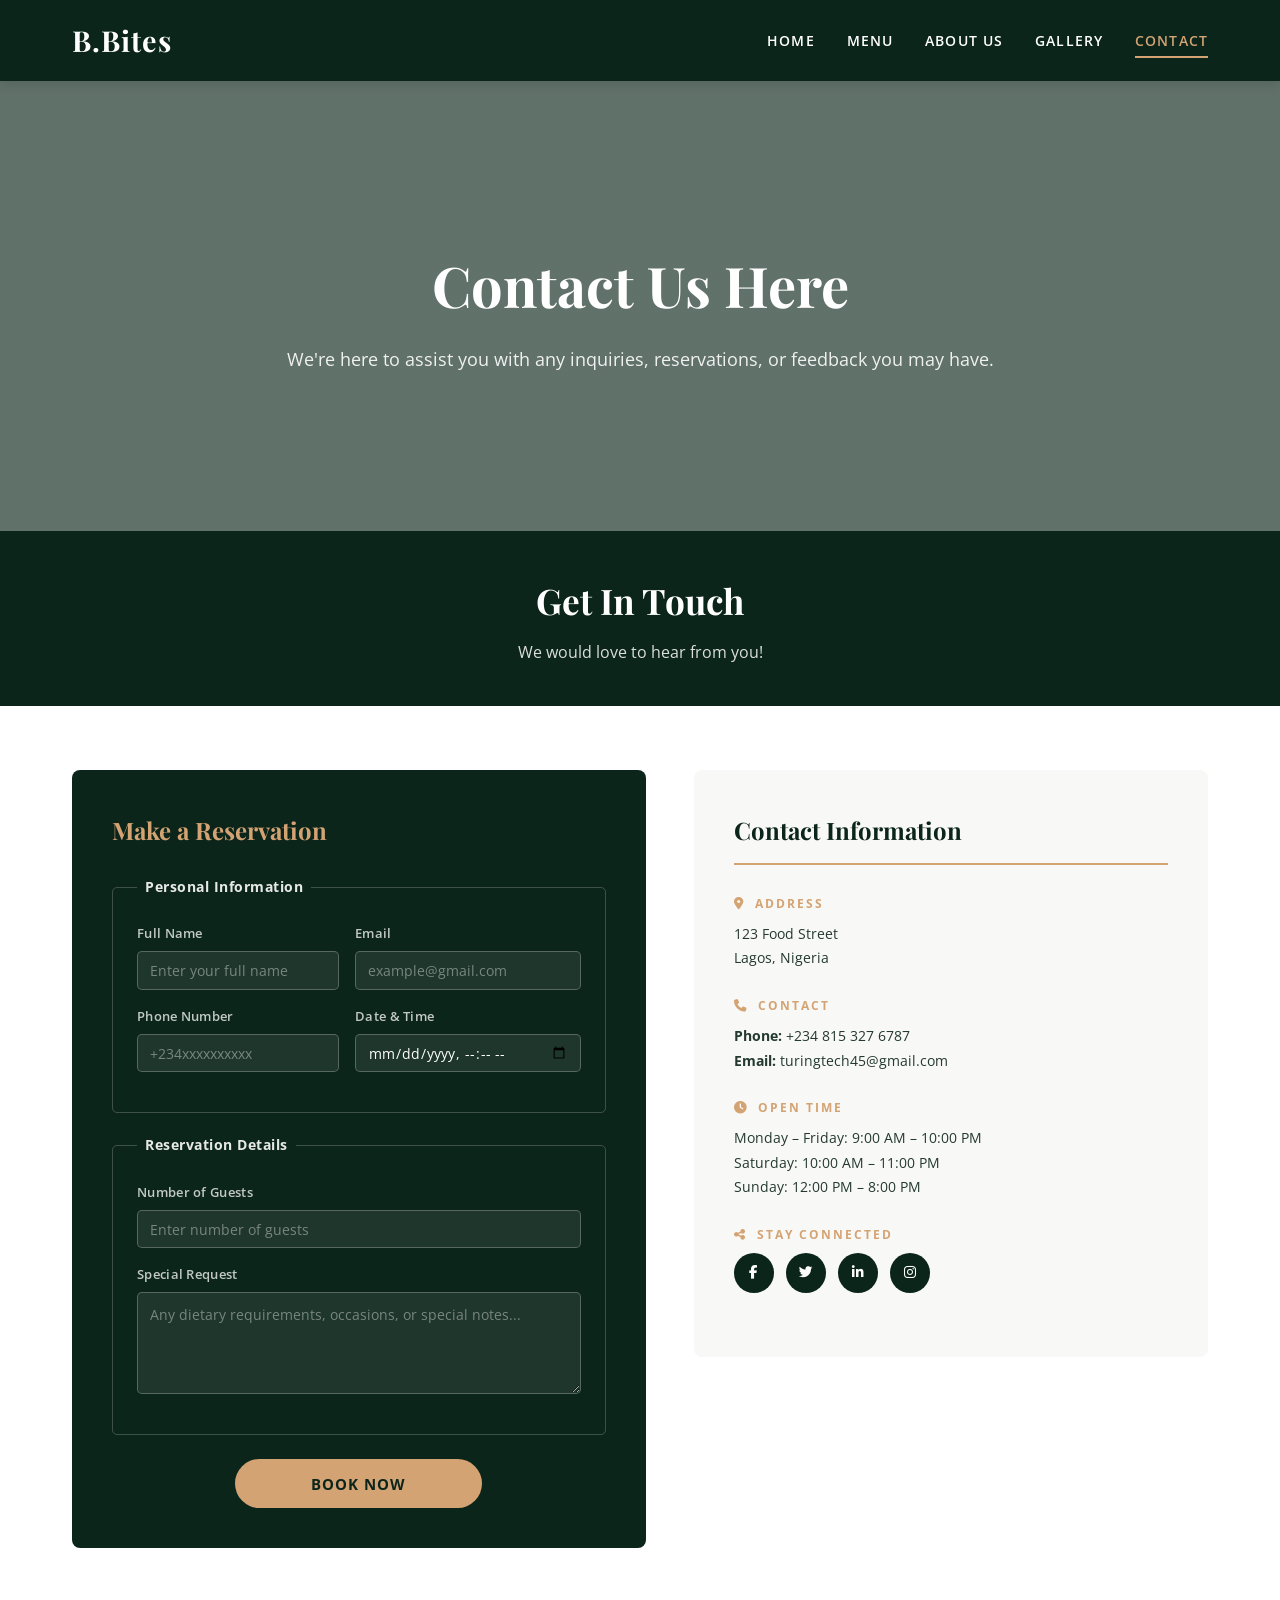
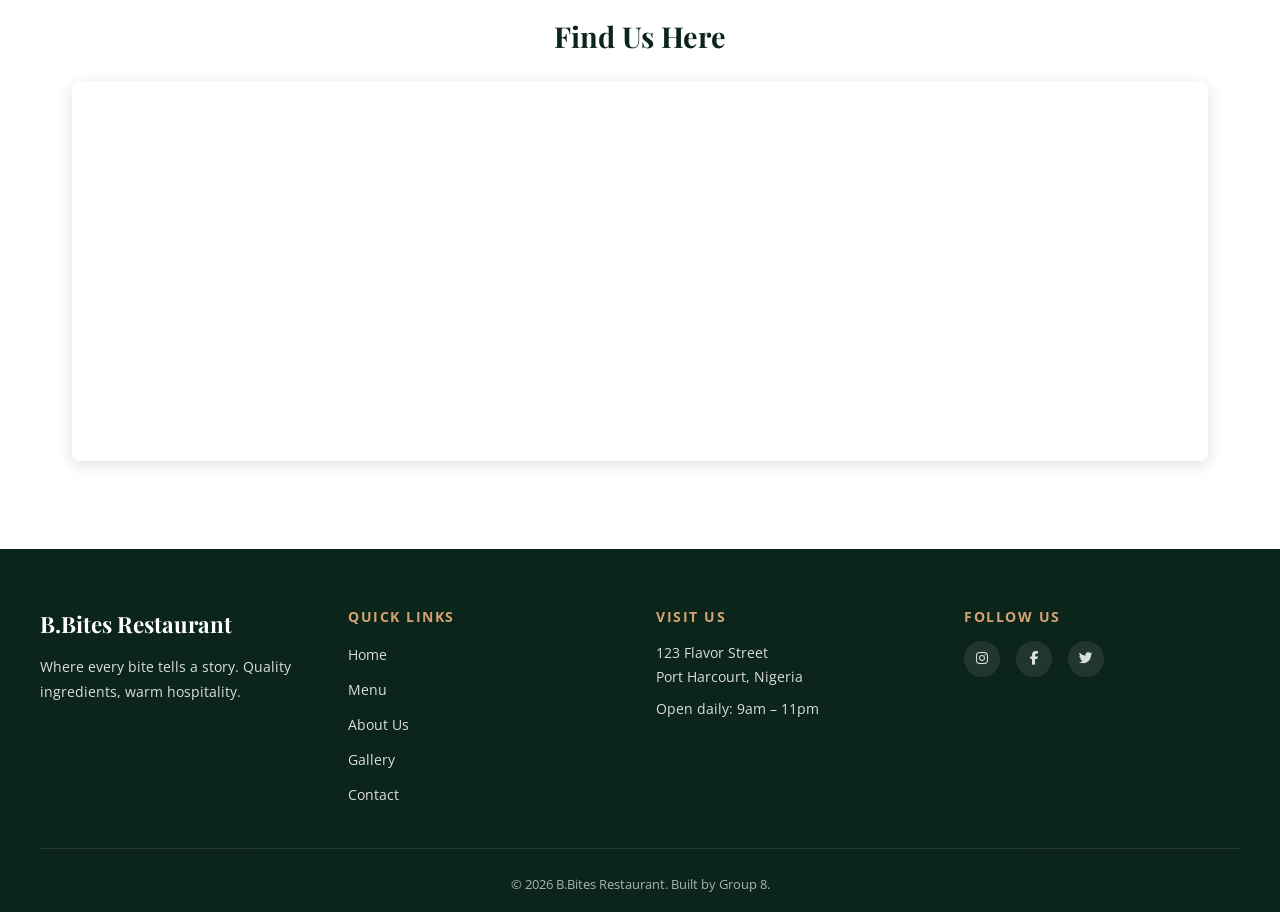
<file: contact.html>
<!DOCTYPE html>
<html lang="en">
<head>
    <meta charset="UTF-8">
    <meta name="viewport" content="width=device-width, initial-scale=1.0">
    <title>Contact | B.Bites Restaurant</title>
    <link rel="preconnect" href="https://fonts.googleapis.com">
    <link rel="preconnect" href="https://fonts.gstatic.com" crossorigin>
    <link href="https://fonts.googleapis.com/css2?family=Playfair+Display:ital,wght@0,500;0,700;1,500&family=Open+Sans:wght@400;600;700&display=swap" rel="stylesheet">
    <link rel="stylesheet" href="https://cdnjs.cloudflare.com/ajax/libs/font-awesome/6.5.0/css/all.min.css">
    <link rel="stylesheet" href="styles.css">
</head>
<body>

    <!-- ============ HEADER ============ -->
    <header class="site-header">
        <div class="nav-container">
            <a href="index.html" class="logo">B.Bites</a>
            <input type="checkbox" id="menu-toggle" class="menu-toggle">
            <label for="menu-toggle" class="hamburger" aria-label="Toggle menu">
                <span></span><span></span><span></span>
            </label>
            <nav>
                <ul class="nav-links">
                    <li><a href="index.html">Home</a></li>
                    <li><a href="menu.html">Menu</a></li>
                    <li><a href="about.html">About Us</a></li>
                    <li><a href="gallery.html">Gallery</a></li>
                    <li><a href="contact.html" class="active">Contact</a></li>
                </ul>
            </nav>
        </div>
    </header>

    <!-- ============ CONTACT HERO ============ -->
    <!-- CONTACT SECTION BY NWAGBARA BLESSING CHIAMAKA -->
    <section class="contact-hero">
        <div>
            <h1>Contact Us Here</h1>
            <p>We're here to assist you with any inquiries, reservations, or feedback you may have.</p>
        </div>
    </section>

    <!-- ============ INTRO BAR ============ -->
    <div class="contact-intro-bar">
        <h2>Get In Touch</h2>
        <p>We would love to hear from you!</p>
    </div>

    <!-- ============ CONTACT BODY ============ -->
    <div class="contact-body">
        <div class="contact-grid">

            <!-- FORM -->
            <div class="contact-form-wrap">
                <h3>Make a Reservation</h3>

                <form>
                    <!-- Personal Information -->
                    <fieldset class="form-fieldset">
                        <legend class="form-legend">Personal Information</legend>
                        <div class="form-row">
                            <div class="form-group">
                                <label for="fullName">Full Name</label>
                                <input type="text" id="fullName" name="name" placeholder="Enter your full name" required>
                            </div>
                            <div class="form-group">
                                <label for="email">Email</label>
                                <input type="email" id="email" name="email" placeholder="example@gmail.com" required>
                            </div>
                            <div class="form-group">
                                <label for="phone">Phone Number</label>
                                <input type="tel" id="phone" name="phone" placeholder="+234xxxxxxxxxx" required>
                            </div>
                            <div class="form-group">
                                <label for="datetime">Date &amp; Time</label>
                                <input type="datetime-local" id="datetime" name="date" required>
                            </div>
                        </div>
                    </fieldset>

                    <!-- Reservation Details -->
                    <fieldset class="form-fieldset">
                        <legend class="form-legend">Reservation Details</legend>
                        <div class="form-row">
                            <div class="form-group form-full">
                                <label for="guests">Number of Guests</label>
                                <input type="number" id="guests" name="guests" placeholder="Enter number of guests" min="1" required>
                            </div>
                            <div class="form-group form-full">
                                <label for="message">Special Request</label>
                                <textarea id="message" name="message" rows="4" placeholder="Any dietary requirements, occasions, or special notes..."></textarea>
                            </div>
                        </div>
                    </fieldset>

                    <button type="submit" class="submit-btn">Book Now</button>
                </form>
            </div>

            <!-- INFO PANEL -->
            <div class="contact-info-panel">
                <h3>Contact Information</h3>

                <div class="info-block">
                    <h4><i class="fas fa-map-marker-alt"></i> &nbsp;Address</h4>
                    <p>123 Food Street<br>Lagos, Nigeria</p>
                </div>

                <div class="info-block">
                    <h4><i class="fas fa-phone"></i> &nbsp;Contact</h4>
                    <p><strong>Phone:</strong> +234 815 327 6787</p>
                    <p><strong>Email:</strong> turingtech45@gmail.com</p>
                </div>

                <div class="info-block">
                    <h4><i class="fas fa-clock"></i> &nbsp;Open Time</h4>
                    <p>Monday &ndash; Friday: 9:00 AM &ndash; 10:00 PM</p>
                    <p>Saturday: 10:00 AM &ndash; 11:00 PM</p>
                    <p>Sunday: 12:00 PM &ndash; 8:00 PM</p>
                </div>

                <div class="info-block">
                    <h4><i class="fas fa-share-alt"></i> &nbsp;Stay Connected</h4>
                    <div class="social-icons">
                        <a href="#" aria-label="Facebook"><i class="fab fa-facebook-f"></i></a>
                        <a href="#" aria-label="Twitter"><i class="fab fa-twitter"></i></a>
                        <a href="#" aria-label="LinkedIn"><i class="fab fa-linkedin-in"></i></a>
                        <a href="#" aria-label="Instagram"><i class="fab fa-instagram"></i></a>
                    </div>
                </div>
            </div>

        </div>
    </div>

    <!-- ============ MAP ============ -->
    <div class="map-section">
        <h2>Find Us Here</h2>
        <iframe
            src="https://www.google.com/maps/embed?pb=!1m18!1m12!1m3!1d3964.6636014614797!2d3.3781729748884753!3d6.453055123946977!2m3!1f0!2f0!3f0!3m2!1i1024!2i768!4f13.1!3m3!1m2!1s0x103b8b2ae68280c1%3A0xdc9e87a367c3d9cb!2sLagos%2C%20Nigeria!5e0!3m2!1sen!2sng!4v1714000000000!5m2!1sen!2sng"
            allowfullscreen=""
            loading="lazy"
            referrerpolicy="no-referrer-when-downgrade"
            title="B.Bites Restaurant Location on Google Maps">
        </iframe>
    </div>

    <!-- ============ FOOTER ============ -->
    <footer class="site-footer">
        <div class="footer-container">
            <div class="footer-col">
                <h3>B.Bites Restaurant</h3>
                <p>Where every bite tells a story. Quality ingredients, warm hospitality.</p>
            </div>
            <div class="footer-col">
                <h4>Quick Links</h4>
                <ul>
                    <li><a href="index.html">Home</a></li>
                    <li><a href="menu.html">Menu</a></li>
                    <li><a href="about.html">About Us</a></li>
                    <li><a href="gallery.html">Gallery</a></li>
                    <li><a href="contact.html">Contact</a></li>
                </ul>
            </div>
            <div class="footer-col">
                <h4>Visit Us</h4>
                <p>123 Flavor Street<br>Port Harcourt, Nigeria</p>
                <p>Open daily: 9am &ndash; 11pm</p>
            </div>
            <div class="footer-col">
                <h4>Follow Us</h4>
                <div class="footer-socials">
                    <a href="#" aria-label="Instagram"><i class="fab fa-instagram"></i></a>
                    <a href="#" aria-label="Facebook"><i class="fab fa-facebook-f"></i></a>
                    <a href="#" aria-label="Twitter"><i class="fab fa-twitter"></i></a>
                </div>
            </div>
        </div>
        <div class="footer-bottom">
            <p>&copy; 2026 B.Bites Restaurant. Built by Group 8.</p>
        </div>
    </footer>

</body>
</html>
</file>
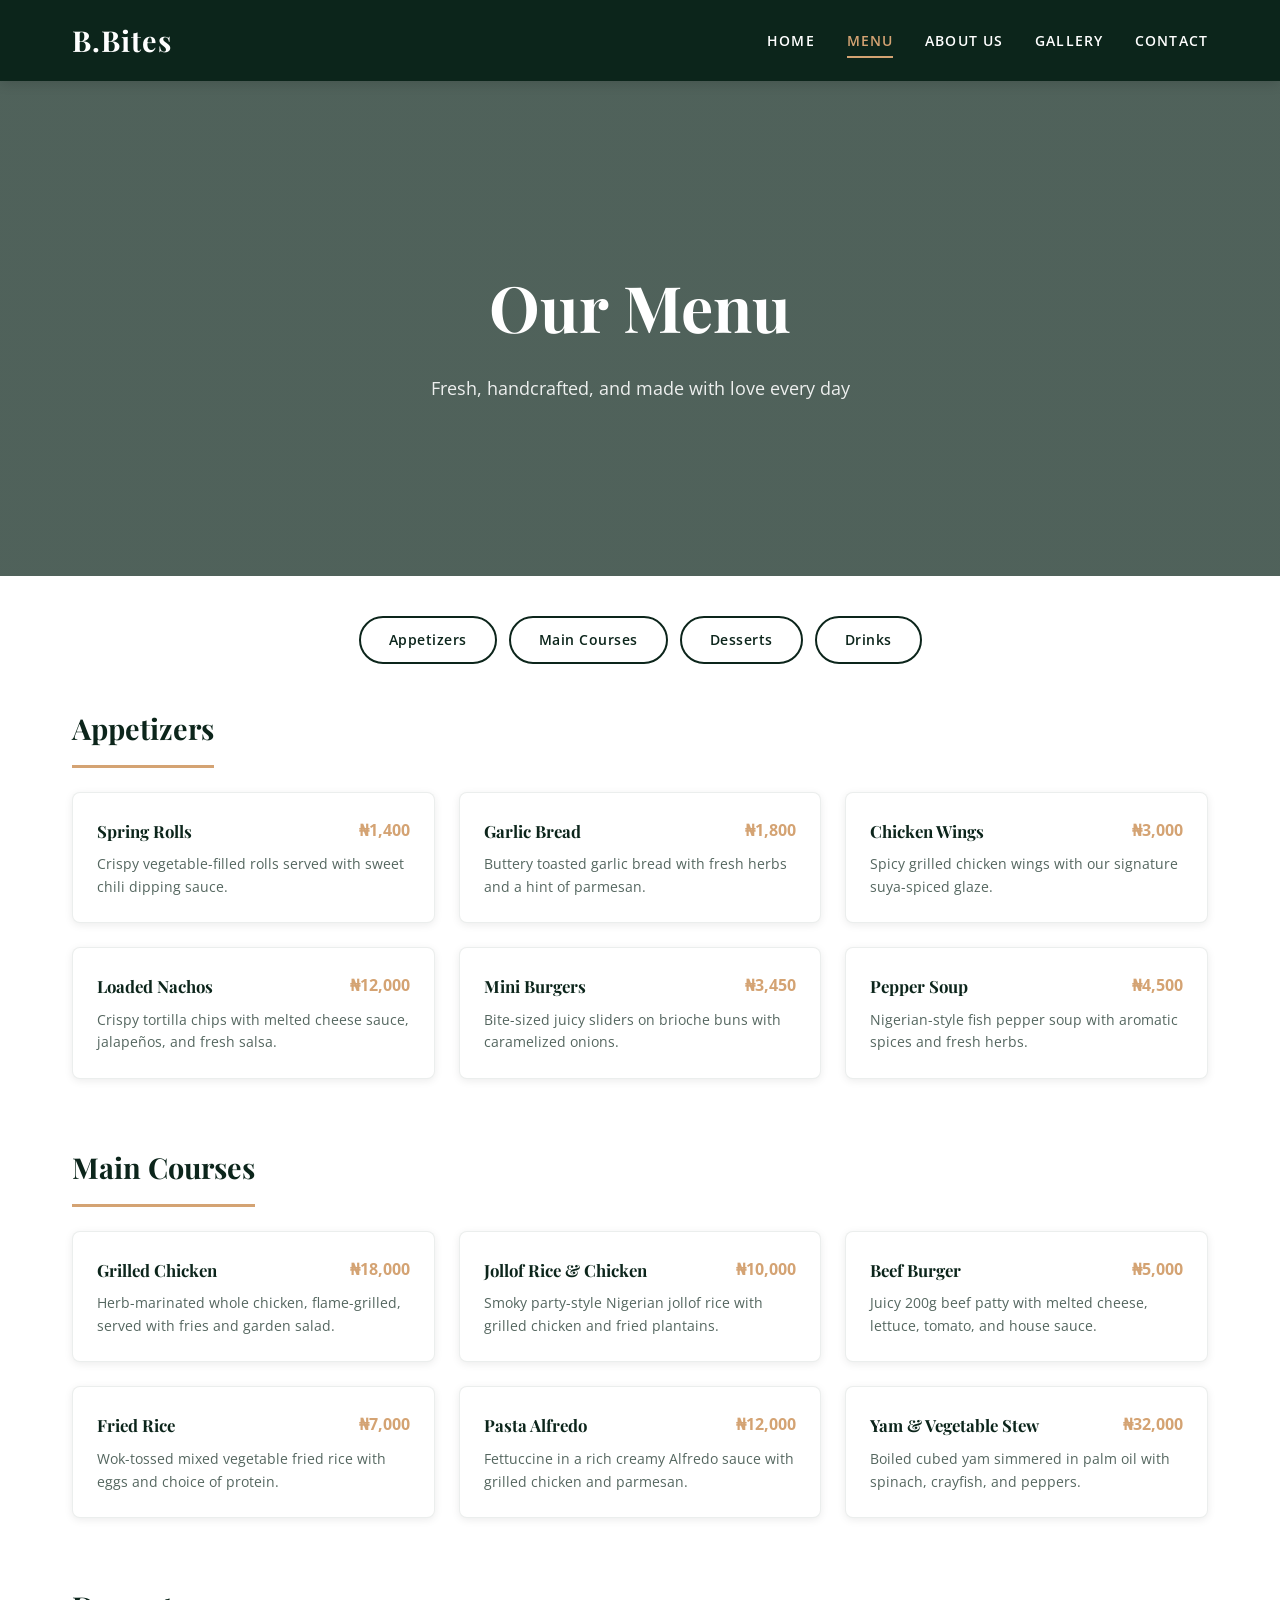
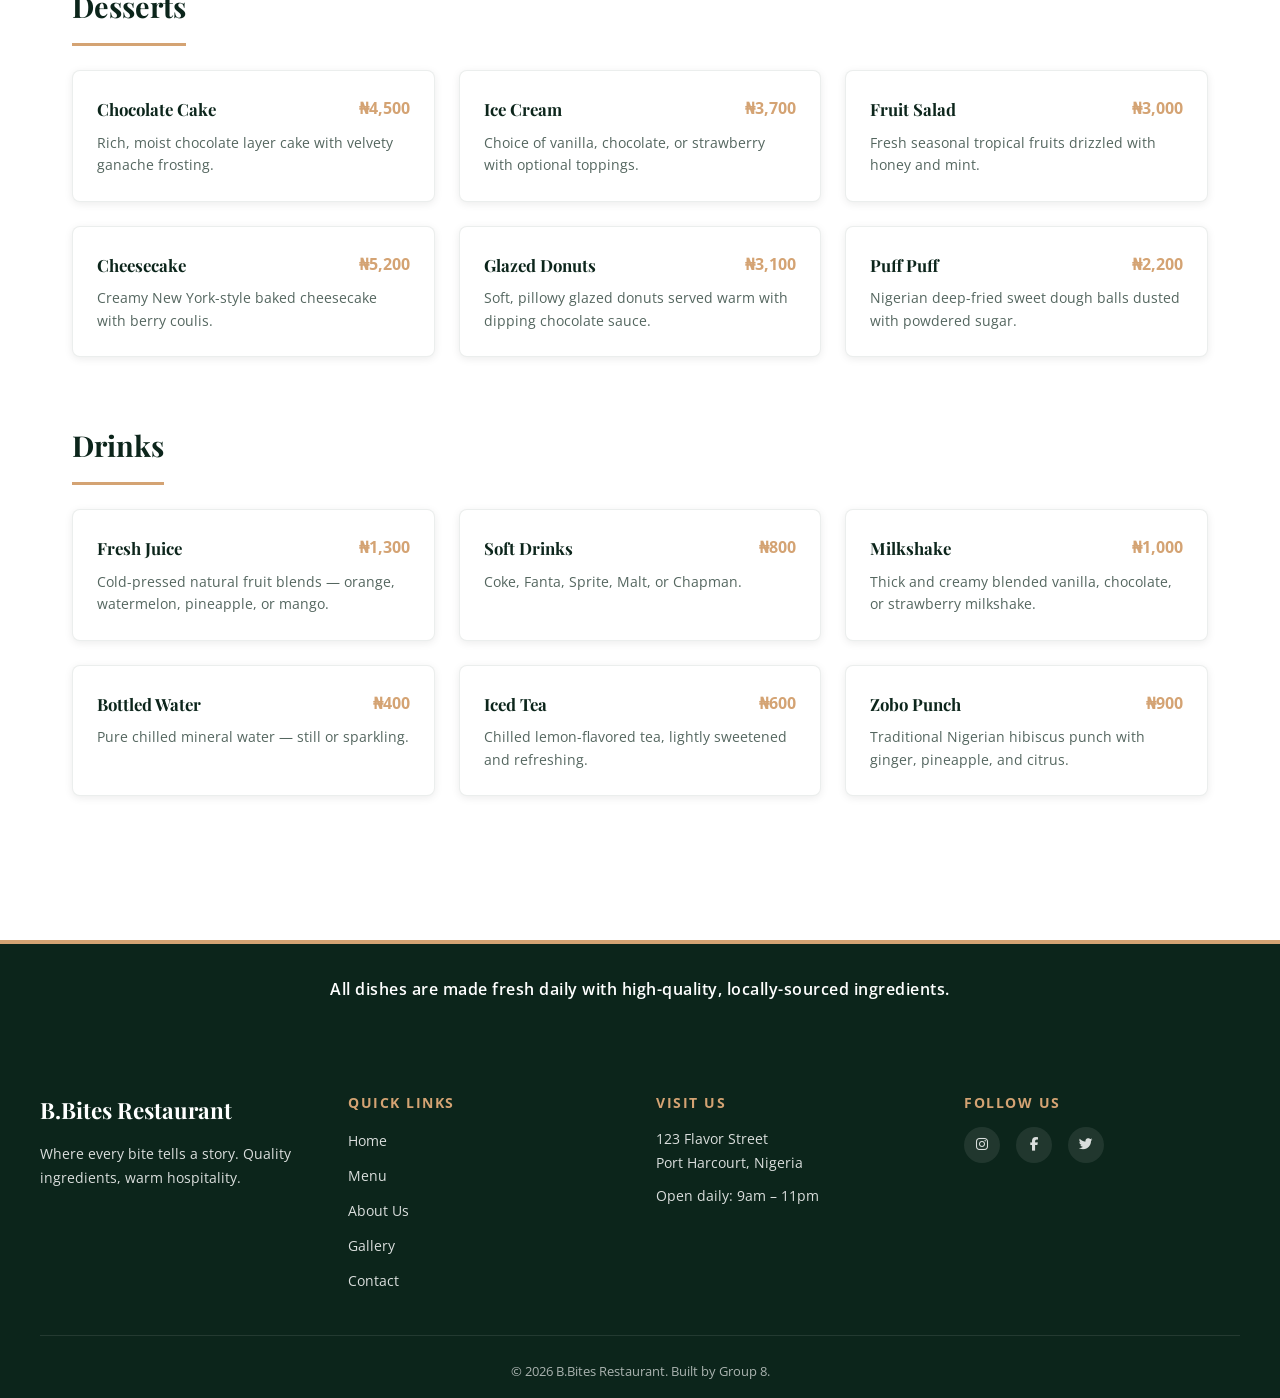
<file: menu.html>
<!DOCTYPE html>
<html lang="en">
<head>
    <meta charset="UTF-8">
    <meta name="viewport" content="width=device-width, initial-scale=1.0">
    <title>Menu | B.Bites Restaurant</title>
    <link rel="preconnect" href="https://fonts.googleapis.com">
    <link rel="preconnect" href="https://fonts.gstatic.com" crossorigin>
    <link href="https://fonts.googleapis.com/css2?family=Playfair+Display:ital,wght@0,500;0,700;1,500&family=Open+Sans:wght@400;600;700&display=swap" rel="stylesheet">
    <link rel="stylesheet" href="https://cdnjs.cloudflare.com/ajax/libs/font-awesome/6.5.0/css/all.min.css">
    <link rel="stylesheet" href="styles.css">
</head>
<body>

    <!-- ============ HEADER ============ -->
    <header class="site-header">
        <div class="nav-container">
            <a href="index.html" class="logo">B.Bites</a>
            <input type="checkbox" id="menu-toggle" class="menu-toggle">
            <label for="menu-toggle" class="hamburger" aria-label="Toggle menu">
                <span></span><span></span><span></span>
            </label>
            <nav>
                <ul class="nav-links">
                    <li><a href="index.html">Home</a></li>
                    <li><a href="menu.html" class="active">Menu</a></li>
                    <li><a href="about.html">About Us</a></li>
                    <li><a href="gallery.html">Gallery</a></li>
                    <li><a href="contact.html">Contact</a></li>
                </ul>
            </nav>
        </div>
    </header>

    <!-- ============ MENU HERO ============ -->
    <!-- HERO AND MENU SECTION BY NEVO SAMUEL PROSPER -->
    <section class="menu-hero">
        <div>
            <h1>Our Menu</h1>
            <p>Fresh, handcrafted, and made with love every day</p>
        </div>
    </section>

    <!-- ============ MENU TABS ============ -->
    <div class="menu-tabs">
        <a href="#appetizers" class="tab-btn">Appetizers</a>
        <a href="#mains" class="tab-btn">Main Courses</a>
        <a href="#desserts" class="tab-btn">Desserts</a>
        <a href="#drinks" class="tab-btn">Drinks</a>
    </div>

    <!-- ============ MENU CONTENT ============ -->
    <main class="menu-content">

        <!-- APPETIZERS -->
        <div class="category" id="appetizers">
            <h2>Appetizers</h2>
            <div class="menu-grid">
                <div class="menu-card">
                    <div class="menu-card-header">
                        <h3>Spring Rolls</h3>
                        <span class="price">&#8358;1,400</span>
                    </div>
                    <p>Crispy vegetable-filled rolls served with sweet chili dipping sauce.</p>
                </div>
                <div class="menu-card">
                    <div class="menu-card-header">
                        <h3>Garlic Bread</h3>
                        <span class="price">&#8358;1,800</span>
                    </div>
                    <p>Buttery toasted garlic bread with fresh herbs and a hint of parmesan.</p>
                </div>
                <div class="menu-card">
                    <div class="menu-card-header">
                        <h3>Chicken Wings</h3>
                        <span class="price">&#8358;3,000</span>
                    </div>
                    <p>Spicy grilled chicken wings with our signature suya-spiced glaze.</p>
                </div>
                <div class="menu-card">
                    <div class="menu-card-header">
                        <h3>Loaded Nachos</h3>
                        <span class="price">&#8358;12,000</span>
                    </div>
                    <p>Crispy tortilla chips with melted cheese sauce, jalapeños, and fresh salsa.</p>
                </div>
                <div class="menu-card">
                    <div class="menu-card-header">
                        <h3>Mini Burgers</h3>
                        <span class="price">&#8358;3,450</span>
                    </div>
                    <p>Bite-sized juicy sliders on brioche buns with caramelized onions.</p>
                </div>
                <div class="menu-card">
                    <div class="menu-card-header">
                        <h3>Pepper Soup</h3>
                        <span class="price">&#8358;4,500</span>
                    </div>
                    <p>Nigerian-style fish pepper soup with aromatic spices and fresh herbs.</p>
                </div>
            </div>
        </div>

        <!-- MAIN COURSES -->
        <div class="category" id="mains">
            <h2>Main Courses</h2>
            <div class="menu-grid">
                <div class="menu-card">
                    <div class="menu-card-header">
                        <h3>Grilled Chicken</h3>
                        <span class="price">&#8358;18,000</span>
                    </div>
                    <p>Herb-marinated whole chicken, flame-grilled, served with fries and garden salad.</p>
                </div>
                <div class="menu-card">
                    <div class="menu-card-header">
                        <h3>Jollof Rice &amp; Chicken</h3>
                        <span class="price">&#8358;10,000</span>
                    </div>
                    <p>Smoky party-style Nigerian jollof rice with grilled chicken and fried plantains.</p>
                </div>
                <div class="menu-card">
                    <div class="menu-card-header">
                        <h3>Beef Burger</h3>
                        <span class="price">&#8358;5,000</span>
                    </div>
                    <p>Juicy 200g beef patty with melted cheese, lettuce, tomato, and house sauce.</p>
                </div>
                <div class="menu-card">
                    <div class="menu-card-header">
                        <h3>Fried Rice</h3>
                        <span class="price">&#8358;7,000</span>
                    </div>
                    <p>Wok-tossed mixed vegetable fried rice with eggs and choice of protein.</p>
                </div>
                <div class="menu-card">
                    <div class="menu-card-header">
                        <h3>Pasta Alfredo</h3>
                        <span class="price">&#8358;12,000</span>
                    </div>
                    <p>Fettuccine in a rich creamy Alfredo sauce with grilled chicken and parmesan.</p>
                </div>
                <div class="menu-card">
                    <div class="menu-card-header">
                        <h3>Yam &amp; Vegetable Stew</h3>
                        <span class="price">&#8358;32,000</span>
                    </div>
                    <p>Boiled cubed yam simmered in palm oil with spinach, crayfish, and peppers.</p>
                </div>
            </div>
        </div>

        <!-- DESSERTS -->
        <div class="category" id="desserts">
            <h2>Desserts</h2>
            <div class="menu-grid">
                <div class="menu-card">
                    <div class="menu-card-header">
                        <h3>Chocolate Cake</h3>
                        <span class="price">&#8358;4,500</span>
                    </div>
                    <p>Rich, moist chocolate layer cake with velvety ganache frosting.</p>
                </div>
                <div class="menu-card">
                    <div class="menu-card-header">
                        <h3>Ice Cream</h3>
                        <span class="price">&#8358;3,700</span>
                    </div>
                    <p>Choice of vanilla, chocolate, or strawberry with optional toppings.</p>
                </div>
                <div class="menu-card">
                    <div class="menu-card-header">
                        <h3>Fruit Salad</h3>
                        <span class="price">&#8358;3,000</span>
                    </div>
                    <p>Fresh seasonal tropical fruits drizzled with honey and mint.</p>
                </div>
                <div class="menu-card">
                    <div class="menu-card-header">
                        <h3>Cheesecake</h3>
                        <span class="price">&#8358;5,200</span>
                    </div>
                    <p>Creamy New York-style baked cheesecake with berry coulis.</p>
                </div>
                <div class="menu-card">
                    <div class="menu-card-header">
                        <h3>Glazed Donuts</h3>
                        <span class="price">&#8358;3,100</span>
                    </div>
                    <p>Soft, pillowy glazed donuts served warm with dipping chocolate sauce.</p>
                </div>
                <div class="menu-card">
                    <div class="menu-card-header">
                        <h3>Puff Puff</h3>
                        <span class="price">&#8358;2,200</span>
                    </div>
                    <p>Nigerian deep-fried sweet dough balls dusted with powdered sugar.</p>
                </div>
            </div>
        </div>

        <!-- DRINKS -->
        <div class="category" id="drinks">
            <h2>Drinks</h2>
            <div class="menu-grid">
                <div class="menu-card">
                    <div class="menu-card-header">
                        <h3>Fresh Juice</h3>
                        <span class="price">&#8358;1,300</span>
                    </div>
                    <p>Cold-pressed natural fruit blends — orange, watermelon, pineapple, or mango.</p>
                </div>
                <div class="menu-card">
                    <div class="menu-card-header">
                        <h3>Soft Drinks</h3>
                        <span class="price">&#8358;800</span>
                    </div>
                    <p>Coke, Fanta, Sprite, Malt, or Chapman.</p>
                </div>
                <div class="menu-card">
                    <div class="menu-card-header">
                        <h3>Milkshake</h3>
                        <span class="price">&#8358;1,000</span>
                    </div>
                    <p>Thick and creamy blended vanilla, chocolate, or strawberry milkshake.</p>
                </div>
                <div class="menu-card">
                    <div class="menu-card-header">
                        <h3>Bottled Water</h3>
                        <span class="price">&#8358;400</span>
                    </div>
                    <p>Pure chilled mineral water — still or sparkling.</p>
                </div>
                <div class="menu-card">
                    <div class="menu-card-header">
                        <h3>Iced Tea</h3>
                        <span class="price">&#8358;600</span>
                    </div>
                    <p>Chilled lemon-flavored tea, lightly sweetened and refreshing.</p>
                </div>
                <div class="menu-card">
                    <div class="menu-card-header">
                        <h3>Zobo Punch</h3>
                        <span class="price">&#8358;900</span>
                    </div>
                    <p>Traditional Nigerian hibiscus punch with ginger, pineapple, and citrus.</p>
                </div>
            </div>
        </div>

    </main>

    <!-- ============ NOTE ============ -->
    <div class="menu-note">
        <p>All dishes are made fresh daily with high-quality, locally-sourced ingredients.</p>
    </div>

    <!-- ============ FOOTER ============ -->
    <footer class="site-footer">
        <div class="footer-container">
            <div class="footer-col">
                <h3>B.Bites Restaurant</h3>
                <p>Where every bite tells a story. Quality ingredients, warm hospitality.</p>
            </div>
            <div class="footer-col">
                <h4>Quick Links</h4>
                <ul>
                    <li><a href="index.html">Home</a></li>
                    <li><a href="menu.html">Menu</a></li>
                    <li><a href="about.html">About Us</a></li>
                    <li><a href="gallery.html">Gallery</a></li>
                    <li><a href="contact.html">Contact</a></li>
                </ul>
            </div>
            <div class="footer-col">
                <h4>Visit Us</h4>
                <p>123 Flavor Street<br>Port Harcourt, Nigeria</p>
                <p>Open daily: 9am &ndash; 11pm</p>
            </div>
            <div class="footer-col">
                <h4>Follow Us</h4>
                <div class="footer-socials">
                    <a href="#" aria-label="Instagram"><i class="fab fa-instagram"></i></a>
                    <a href="#" aria-label="Facebook"><i class="fab fa-facebook-f"></i></a>
                    <a href="#" aria-label="Twitter"><i class="fab fa-twitter"></i></a>
                </div>
            </div>
        </div>
        <div class="footer-bottom">
            <p>&copy; 2026 B.Bites Restaurant. Built by Group 8.</p>
        </div>
    </footer>

</body>
</html>
</file>
<file: styles.css>
/* =====================================================
   B.BITES RESTAURANT - UNIFIED STYLESHEET
   Team Colors: rgba(12, 37, 27) + White + Accent Gold
   Group 8 - CSS Project Stream 1
   
   Authors:
   - Nnekwelugo Chijioke Emmanuel  : Home Page (Hero, Navigation, Featured Dishes)
   - Nevo Samuel Prosper            : Menu Page (Hero, Menu Sections, Cards)
   - Aliozor Emmanuel               : About Us Page (Story, Mission, Chef, Gallery, Awards)
   - Nwagbara Blessing Chiamaka     : Contact Page (Form, Socials, Map)
   - Kenechukwu Kingsly Nwobu       : Gallery Page (Hero, Filter Tabs, Gallery Grid, Footer)
   ===================================================== */

/* ============ RESET ============ */
*, *::before, *::after {
    margin: 0;
    padding: 0;
    box-sizing: border-box;
}

/* ============ CSS VARIABLES ============ */
:root {
    --dark-green: rgba(12, 37, 27, 1);
    --dark-green-90: rgba(12, 37, 27, 0.9);
    --dark-green-70: rgba(12, 37, 27, 0.7);
    --dark-green-50: rgba(12, 37, 27, 0.5);
    --white: #ffffff;
    --light-bg: #f8f8f6;
    --accent: #d4a373;
    --accent-hover: #c49060;
    --text-light: rgba(255,255,255,0.85);
    --heading-font: 'Playfair Display', serif;
    --body-font: 'Open Sans', sans-serif;
    --shadow-sm: 0 2px 8px rgba(0,0,0,0.08);
    --shadow-md: 0 4px 16px rgba(0,0,0,0.12);
    --shadow-lg: 0 8px 30px rgba(0,0,0,0.2);
    --radius: 8px;
    --transition: 0.3s ease;
}

/* ============ BASE ============ */
html { scroll-behavior: smooth; }

body {
    font-family: var(--body-font);
    color: var(--dark-green);
    background-color: var(--white);
    line-height: 1.7;
    font-size: 16px;
    -webkit-font-smoothing: antialiased;
    overflow-x: hidden;
}

img { display: block; max-width: 100%; height: auto; }
a { text-decoration: none; color: inherit; transition: color var(--transition); }
ul { list-style: none; }

.container {
    width: 90%;
    max-width: 1200px;
    margin: 0 auto;
}

/* ============================================================
   HEADER / NAVIGATION
   (Consistent across all pages)
   ============================================================ */
.site-header {
    background-color: var(--dark-green);
    color: var(--white);
    position: sticky;
    top: 0;
    z-index: 1000;
    box-shadow: 0 2px 12px rgba(0,0,0,0.15);
}

.nav-container {
    max-width: 1200px;
    margin: 0 auto;
    padding: 1rem 2rem;
    display: flex;
    justify-content: space-between;
    align-items: center;
}

.logo {
    font-family: var(--heading-font);
    font-size: 1.8rem;
    font-weight: 700;
    color: var(--white);
    letter-spacing: 1px;
    display: flex;
    align-items: center;
    gap: 0.5rem;
}

.logo span.logo-badge {
    background-color: #e85d5d;
    color: var(--white);
    font-family: var(--body-font);
    font-size: 0.75rem;
    font-weight: 600;
    padding: 0.2rem 0.5rem;
    border-radius: 5px;
    letter-spacing: 0.5px;
}

.nav-links {
    display: flex;
    gap: 2rem;
    align-items: center;
}

.nav-links a {
    color: var(--white);
    font-size: 0.88rem;
    font-weight: 600;
    padding: 0.5rem 0;
    position: relative;
    letter-spacing: 0.08em;
    text-transform: uppercase;
    transition: color var(--transition);
}

.nav-links a::after {
    content: '';
    position: absolute;
    bottom: 0;
    left: 0;
    width: 0;
    height: 2px;
    background-color: var(--accent);
    transition: width var(--transition);
}

.nav-links a:hover::after,
.nav-links a.active::after { width: 100%; }
.nav-links a.active { color: var(--accent); }

/* Hamburger (hidden on desktop, shown on mobile via media query) */
.menu-toggle {
    display: none;
}

.hamburger {
    display: none;
    flex-direction: column;
    gap: 5px;
    cursor: pointer;
    background: none;
    border: none;
    padding: 4px;
}

.hamburger span {
    width: 25px;
    height: 3px;
    background-color: var(--white);
    border-radius: 2px;
    transition: var(--transition);
    display: block;
}

/* ============================================================
   FOOTER (Consistent across all pages)
   ============================================================ */
.site-footer {
    background-color: var(--dark-green);
    color: var(--white);
    padding: 3.5rem 2rem 1rem;
}

.footer-container {
    max-width: 1200px;
    margin: 0 auto;
    display: grid;
    grid-template-columns: repeat(4, 1fr);
    gap: 2rem;
    margin-bottom: 2rem;
}

.footer-col h3 {
    font-family: var(--heading-font);
    font-size: 1.4rem;
    margin-bottom: 0.75rem;
}

.footer-col h4 {
    font-size: 0.85rem;
    margin-bottom: 0.75rem;
    letter-spacing: 1.5px;
    text-transform: uppercase;
    color: var(--accent);
    font-weight: 700;
}

.footer-col p {
    font-size: 0.9rem;
    line-height: 1.7;
    opacity: 0.85;
    margin-bottom: 0.5rem;
}

.footer-col ul li { margin-bottom: 0.5rem; }

.footer-col ul li a {
    font-size: 0.9rem;
    opacity: 0.85;
    transition: opacity var(--transition), color var(--transition);
}

.footer-col ul li a:hover { opacity: 1; color: var(--accent); }

.footer-socials { display: flex; gap: 1rem; margin-top: 0.5rem; }

.footer-socials a {
    width: 36px;
    height: 36px;
    border-radius: 50%;
    background-color: rgba(255,255,255,0.1);
    display: flex;
    align-items: center;
    justify-content: center;
    font-size: 0.85rem;
    transition: background-color var(--transition), color var(--transition);
    color: var(--white);
    opacity: 0.85;
}

.footer-socials a:hover {
    background-color: var(--accent);
    color: var(--dark-green);
    opacity: 1;
}

.footer-bottom {
    text-align: center;
    padding-top: 1.5rem;
    border-top: 1px solid rgba(255,255,255,0.15);
    font-size: 0.82rem;
    opacity: 0.65;
    max-width: 1200px;
    margin: 0 auto;
}

/* ============================================================
   HOME PAGE (index.html)
   HERO & NAVIGATION — Nnekwelugo Chijioke Emmanuel
   ============================================================ */

/* Hero */
.hero {
    position: relative;
    min-height: 90vh;
    display: flex;
    align-items: center;
    justify-content: center;
    overflow: hidden;
    color: var(--white);
}

.hero-image {
    position: absolute;
    inset: 0;
    z-index: 0;
}

.hero-image img {
    width: 100%;
    height: 100%;
    object-fit: cover;
    object-position: center;
}

.hero-image::after {
    content: '';
    position: absolute;
    inset: 0;
    background: linear-gradient(135deg, rgba(12,37,27,0.85) 0%, rgba(12,37,27,0.55) 60%, rgba(12,37,27,0.4) 100%);
}

.hero-content {
    position: relative;
    z-index: 1;
    max-width: 700px;
    padding: 2rem;
    text-align: center;
}

.hero-eyebrow {
    font-size: 0.8rem;
    letter-spacing: 3px;
    text-transform: uppercase;
    color: var(--accent);
    font-weight: 700;
    margin-bottom: 1rem;
    opacity: 0.95;
}

.hero-content h1 {
    font-family: var(--heading-font);
    font-size: clamp(2.8rem, 7vw, 5rem);
    font-weight: 700;
    line-height: 1.1;
    margin-bottom: 1.2rem;
    letter-spacing: 1px;
}

.hero-content p {
    font-size: clamp(1rem, 2vw, 1.2rem);
    opacity: 0.9;
    margin-bottom: 2rem;
    line-height: 1.8;
}

.hero-actions { display: flex; gap: 1rem; justify-content: center; flex-wrap: wrap; }

.hero-button {
    display: inline-block;
    padding: 0.9rem 2.25rem;
    background-color: var(--accent);
    color: var(--dark-green);
    font-weight: 700;
    font-size: 0.85rem;
    letter-spacing: 1.5px;
    text-transform: uppercase;
    border-radius: 30px;
    transition: all var(--transition);
}

.hero-button:hover {
    background-color: var(--white);
    transform: translateY(-3px);
    box-shadow: var(--shadow-lg);
}

.hero-button.outline {
    background-color: transparent;
    border: 2px solid var(--white);
    color: var(--white);
}

.hero-button.outline:hover {
    background-color: var(--white);
    color: var(--dark-green);
}

/* Welcome Section */
.welcome {
    background-color: var(--dark-green);
    color: var(--white);
    padding: 5rem 2rem;
}

.welcome-inner {
    max-width: 900px;
    margin: 0 auto;
    text-align: center;
}

.welcome-eyebrow {
    font-size: 0.75rem;
    letter-spacing: 3px;
    text-transform: uppercase;
    color: var(--accent);
    font-weight: 700;
    margin-bottom: 1.5rem;
}

.welcome-heading {
    font-family: var(--heading-font);
    font-size: clamp(1.8rem, 4vw, 2.8rem);
    font-weight: 700;
    line-height: 1.3;
    margin-bottom: 1.5rem;
}

.welcome-heading em {
    font-style: italic;
    color: var(--accent);
}

.welcome-text {
    font-size: 1.05rem;
    line-height: 1.9;
    opacity: 0.9;
    max-width: 700px;
    margin: 0 auto 1.5rem;
}

.welcome-stats {
    display: flex;
    gap: 3rem;
    justify-content: center;
    margin-top: 2.5rem;
    flex-wrap: wrap;
}

.stat-item { text-align: center; }

.stat-number {
    font-family: var(--heading-font);
    font-size: 3rem;
    font-weight: 700;
    color: var(--accent);
    line-height: 1;
}

.stat-label {
    font-size: 0.78rem;
    text-transform: uppercase;
    letter-spacing: 1.5px;
    opacity: 0.75;
    margin-top: 0.4rem;
}

/* Featured Dishes */
.dishes {
    padding: 5rem 2rem;
    background-color: var(--light-bg);
}

.section-header {
    text-align: center;
    margin-bottom: 3rem;
}

.section-eyebrow {
    display: block;
    font-size: 0.75rem;
    letter-spacing: 3px;
    text-transform: uppercase;
    color: var(--accent);
    font-weight: 700;
    margin-bottom: 0.75rem;
}

.section-header h2 {
    font-family: var(--heading-font);
    font-size: clamp(1.8rem, 4vw, 2.5rem);
    color: var(--dark-green);
}

.dishes-grid {
    display: grid;
    grid-template-columns: repeat(3, 1fr);
    gap: 2rem;
    max-width: 1200px;
    margin: 0 auto;
}

.dish-card {
    background: var(--white);
    border-radius: var(--radius);
    overflow: hidden;
    box-shadow: var(--shadow-sm);
    transition: transform var(--transition), box-shadow var(--transition);
}

.dish-card:hover {
    transform: translateY(-6px);
    box-shadow: var(--shadow-lg);
}

.dish-img-wrap {
    height: 240px;
    overflow: hidden;
}

.dish-img-wrap img {
    width: 100%;
    height: 100%;
    object-fit: cover;
    transition: transform 0.6s ease;
}

.dish-card:hover .dish-img-wrap img { transform: scale(1.08); }

.dish-info { padding: 1.5rem; }

.dish-name {
    font-family: var(--heading-font);
    font-size: 1.25rem;
    color: var(--dark-green);
    margin-bottom: 0.5rem;
}

.dish-desc {
    font-size: 0.9rem;
    color: var(--dark-green-70);
    line-height: 1.7;
    margin-bottom: 1rem;
}

.dish-price {
    font-size: 1.1rem;
    font-weight: 700;
    color: var(--accent);
    font-family: var(--heading-font);
}

/* Home CTA Banner */
.home-cta {
    background: linear-gradient(rgba(12,37,27,0.88), rgba(12,37,27,0.88)),
                url('https://images.unsplash.com/photo-1414235077428-338989a2e8c0?w=1600&q=80') center/cover no-repeat;
    color: var(--white);
    text-align: center;
    padding: 5rem 2rem;
}

.home-cta h2 {
    font-family: var(--heading-font);
    font-size: clamp(2rem, 5vw, 3rem);
    margin-bottom: 1rem;
}

.home-cta p {
    font-size: 1.1rem;
    opacity: 0.9;
    margin-bottom: 2rem;
    max-width: 600px;
    margin-left: auto;
    margin-right: auto;
}

/* Hours & Location strip */
.info-strip {
    background-color: var(--light-bg);
    border-top: 1px solid rgba(12,37,27,0.08);
    padding: 3rem 2rem;
}

.info-strip-inner {
    max-width: 1200px;
    margin: 0 auto;
    display: grid;
    grid-template-columns: repeat(3, 1fr);
    gap: 2rem;
    text-align: center;
}

.info-item h4 {
    font-size: 0.78rem;
    letter-spacing: 2px;
    text-transform: uppercase;
    color: var(--accent);
    font-weight: 700;
    margin-bottom: 0.6rem;
}

.info-item p { font-size: 0.9rem; color: var(--dark-green-90); line-height: 1.6; }

/* ============================================================
   MENU PAGE (menu.html)
   Nevo Samuel Prosper
   ============================================================ */
.menu-hero {
    height: 55vh;
    min-height: 380px;
    background:
        linear-gradient(rgba(12,37,27,0.72), rgba(12,37,27,0.72)),
        url('https://images.unsplash.com/photo-1504674900247-0877df9cc836?w=1600&q=80') center/cover no-repeat;
    display: flex;
    align-items: center;
    justify-content: center;
    text-align: center;
    color: var(--white);
}

.menu-hero h1 {
    font-family: var(--heading-font);
    font-size: clamp(2.5rem, 6vw, 4rem);
    margin-bottom: 0.75rem;
}

.menu-hero p { font-size: 1.1rem; opacity: 0.9; }

/* Menu Tabs */
.menu-tabs {
    display: flex;
    justify-content: center;
    gap: 0.75rem;
    padding: 2.5rem 1rem;
    flex-wrap: wrap;
}

.tab-btn {
    padding: 0.65rem 1.75rem;
    border: 2px solid var(--dark-green);
    background: transparent;
    color: var(--dark-green);
    font-family: var(--body-font);
    font-size: 0.85rem;
    font-weight: 600;
    letter-spacing: 0.5px;
    border-radius: 30px;
    cursor: pointer;
    transition: all var(--transition);
}

.tab-btn:hover,
.tab-btn.active {
    background-color: var(--dark-green);
    color: var(--white);
}

/* Menu Content */
.menu-content {
    padding: 0 2rem 5rem;
    max-width: 1200px;
    margin: 0 auto;
}

.category {
    margin-bottom: 4rem;
}

.category h2 {
    font-family: var(--heading-font);
    font-size: 1.8rem;
    color: var(--dark-green);
    margin-bottom: 1.5rem;
    padding-bottom: 0.75rem;
    border-bottom: 3px solid var(--accent);
    display: inline-block;
}

.menu-grid {
    display: grid;
    grid-template-columns: repeat(3, 1fr);
    gap: 1.5rem;
}

.menu-card {
    background: var(--white);
    border: 1px solid rgba(12,37,27,0.08);
    padding: 1.5rem;
    border-radius: var(--radius);
    box-shadow: var(--shadow-sm);
    transition: transform var(--transition), box-shadow var(--transition);
}

.menu-card:hover {
    transform: translateY(-5px);
    box-shadow: var(--shadow-md);
}

.menu-card-header {
    display: flex;
    justify-content: space-between;
    align-items: flex-start;
    margin-bottom: 0.5rem;
}

.menu-card h3 {
    font-family: var(--heading-font);
    font-size: 1.05rem;
    color: var(--dark-green);
    flex: 1;
    padding-right: 0.5rem;
}

.menu-card .price {
    font-weight: 700;
    color: var(--accent);
    font-size: 1rem;
    white-space: nowrap;
}

.menu-card p {
    font-size: 0.88rem;
    color: var(--dark-green-70);
    line-height: 1.6;
}

.menu-note {
    text-align: center;
    padding: 2rem;
    background-color: var(--dark-green);
    color: var(--white);
    font-size: 1rem;
    font-weight: 600;
    letter-spacing: 0.5px;
    border-top: 4px solid var(--accent);
}

/* ============================================================
   ABOUT US PAGE (about.html)
   Aliozor Emmanuel
   ============================================================ */
.about-hero {
    height: 55vh;
    min-height: 380px;
    background:
        linear-gradient(rgba(12,37,27,0.65), rgba(12,37,27,0.65)),
        url('https://images.unsplash.com/photo-1600891964092-4316c288032e?w=1600&q=80') center/cover no-repeat;
    display: flex;
    align-items: center;
    justify-content: center;
    text-align: center;
    color: var(--white);
    padding: 0 1.5rem;
}

.about-hero h1 {
    font-family: var(--heading-font);
    font-size: clamp(2.5rem, 6vw, 4rem);
    margin-bottom: 0.75rem;
}

.about-hero p { font-size: 1.1rem; opacity: 0.9; }

.about-section {
    padding: 5rem 2rem;
}

.about-section:nth-child(even) { background-color: var(--light-bg); }

.story-grid,
.mission-grid {
    max-width: 1100px;
    margin: 0 auto;
    display: grid;
    grid-template-columns: 1fr 1fr;
    gap: 4rem;
    align-items: center;
}

.story-text h2, .mission-text h2 {
    font-family: var(--heading-font);
    font-size: clamp(1.6rem, 3vw, 2.2rem);
    color: var(--dark-green);
    margin-bottom: 1.25rem;
}

.story-text p, .mission-text p {
    font-size: 0.95rem;
    color: var(--dark-green-90);
    line-height: 1.9;
    margin-bottom: 1rem;
}

.story-img, .mission-img {
    border-radius: var(--radius);
    overflow: hidden;
    box-shadow: var(--shadow-lg);
}

.story-img img, .mission-img img {
    width: 100%;
    height: 420px;
    object-fit: cover;
    transition: transform 0.5s ease;
}

.story-img:hover img, .mission-img:hover img { transform: scale(1.04); }

/* Chef Section */
.chef-section {
    padding: 5rem 2rem;
    background-color: var(--dark-green);
    color: var(--white);
}

.chef-inner {
    max-width: 1100px;
    margin: 0 auto;
}

.chef-section .section-header h2 { color: var(--white); }

.chef-box {
    display: grid;
    grid-template-columns: 280px 1fr;
    gap: 3rem;
    align-items: center;
    margin-top: 2rem;
    background: rgba(255,255,255,0.06);
    border-radius: var(--radius);
    padding: 2.5rem;
}

.chef-box img {
    width: 100%;
    height: 320px;
    object-fit: cover;
    border-radius: var(--radius);
    box-shadow: var(--shadow-lg);
    transition: transform 0.4s ease;
}

.chef-box img:hover { transform: scale(1.03); }

.chef-info h3 {
    font-family: var(--heading-font);
    font-size: 1.8rem;
    margin-bottom: 0.5rem;
    color: var(--accent);
}

.chef-info .chef-title {
    font-size: 0.8rem;
    letter-spacing: 2px;
    text-transform: uppercase;
    opacity: 0.7;
    margin-bottom: 1.25rem;
}

.chef-info p {
    font-size: 0.95rem;
    line-height: 1.9;
    opacity: 0.9;
    margin-bottom: 0.75rem;
}

/* About Gallery */
.about-gallery-section {
    padding: 5rem 2rem;
    background-color: var(--light-bg);
}

.about-gallery-grid {
    max-width: 1100px;
    margin: 2rem auto 0;
    display: grid;
    grid-template-columns: repeat(4, 1fr);
    gap: 1.25rem;
}

.about-gallery-grid img {
    width: 100%;
    height: 220px;
    object-fit: cover;
    border-radius: var(--radius);
    transition: transform 0.4s ease, box-shadow 0.4s ease;
    box-shadow: var(--shadow-sm);
}

.about-gallery-grid img:hover {
    transform: scale(1.05);
    box-shadow: var(--shadow-lg);
}

/* Awards */
.awards-section {
    padding: 5rem 2rem;
    background-color: var(--dark-green);
    color: var(--white);
    text-align: center;
}

.awards-section .section-header h2 { color: var(--white); }

.awards-list {
    display: flex;
    gap: 2rem;
    justify-content: center;
    flex-wrap: wrap;
    margin-top: 2.5rem;
}

.award-item {
    background: rgba(255,255,255,0.07);
    border: 1px solid rgba(255,255,255,0.12);
    border-radius: var(--radius);
    padding: 1.75rem 2rem;
    min-width: 200px;
    transition: background var(--transition), transform var(--transition);
}

.award-item:hover {
    background: rgba(255,255,255,0.12);
    transform: translateY(-4px);
}

.award-icon { font-size: 2.2rem; margin-bottom: 0.75rem; }

.award-item h4 {
    font-family: var(--heading-font);
    font-size: 1rem;
    color: var(--accent);
    margin-bottom: 0.4rem;
}

.award-item p { font-size: 0.85rem; opacity: 0.75; }

/* ============================================================
   GALLERY PAGE (gallery.html)
   KENECHUKWU KINGSLY NWOBU
   ============================================================ */
.gallery-hero {
    height: 60vh;
    min-height: 400px;
    background:
        linear-gradient(rgba(12,37,27,0.65), rgba(12,37,27,0.75)),
        url('https://images.unsplash.com/photo-1414235077428-338989a2e8c0?w=1600&q=80') center/cover no-repeat;
    display: flex;
    align-items: center;
    justify-content: center;
    text-align: center;
    color: var(--white);
    padding: 0 1.5rem;
}

.gallery-hero h1 {
    font-family: var(--heading-font);
    font-size: clamp(2.5rem, 6vw, 4.5rem);
    font-weight: 700;
    margin-bottom: 1rem;
    letter-spacing: 2px;
}

.gallery-hero p {
    font-size: clamp(1rem, 2vw, 1.25rem);
    opacity: 0.95;
    letter-spacing: 0.5px;
}

/* Gallery Intro */
.gallery-intro {
    max-width: 800px;
    margin: 0 auto;
    padding: 4rem 2rem 2rem;
    text-align: center;
}

.gallery-intro h2 {
    font-family: var(--heading-font);
    font-size: clamp(1.8rem, 4vw, 2.5rem);
    color: var(--dark-green);
    margin-bottom: 1rem;
}

.gallery-intro p {
    font-size: 1.05rem;
    color: var(--dark-green-90);
    line-height: 1.8;
}

/* Gallery Category Title (replaces filter tabs) */
.gallery-category-title {
    font-family: var(--heading-font);
    font-size: 2rem;
    color: var(--dark-green);
    margin: 3rem auto 1.5rem;
    padding-bottom: 0.5rem;
    border-bottom: 3px solid var(--accent);
    max-width: 1300px;
    padding-left: 2rem;
    padding-right: 2rem;
}

/* Gallery Grid */
.gallery-section {
    max-width: 1300px;
    margin: 0 auto;
    padding: 0 2rem 5rem;
}

.gallery-grid {
    display: grid;
    grid-template-columns: repeat(4, 1fr);
    gap: 1.25rem;
}

.gallery-item {
    position: relative;
    overflow: hidden;
    border-radius: var(--radius);
    aspect-ratio: 1 / 1;
    cursor: pointer;
    box-shadow: var(--shadow-sm);
    transition: transform var(--transition), box-shadow var(--transition);
}

.gallery-item img {
    width: 100%;
    height: 100%;
    object-fit: cover;
    transition: transform 0.6s ease;
}

.gallery-item:hover img { transform: scale(1.15); }
.gallery-item:hover { box-shadow: var(--shadow-lg); }

.gallery-overlay {
    position: absolute;
    inset: 0;
    background: linear-gradient(to top, rgba(12,37,27,0.85) 0%, rgba(12,37,27,0.4) 50%, transparent 100%);
    display: flex;
    align-items: flex-end;
    justify-content: flex-start;
    padding: 1.25rem;
    opacity: 0;
    transition: opacity 0.4s ease;
}

.gallery-item:hover .gallery-overlay { opacity: 1; }

.gallery-overlay span {
    color: var(--white);
    font-family: var(--heading-font);
    font-size: 1.05rem;
    font-weight: 500;
    letter-spacing: 0.5px;
    transform: translateY(15px);
    transition: transform 0.4s ease;
}

.gallery-item:hover .gallery-overlay span { transform: translateY(0); }

/* Gallery CTA */
.gallery-cta {
    background-color: var(--dark-green);
    color: var(--white);
    text-align: center;
    padding: 4rem 1.5rem;
}

.gallery-cta h2 {
    font-family: var(--heading-font);
    font-size: clamp(1.8rem, 4vw, 2.5rem);
    margin-bottom: 0.75rem;
}

.gallery-cta p {
    font-size: 1.1rem;
    margin-bottom: 1.75rem;
    opacity: 0.9;
}

/* ============================================================
   CONTACT PAGE (contact.html)
   Nwagbara Blessing Chiamaka
   ============================================================ */
.contact-hero {
    height: 50vh;
    min-height: 350px;
    background:
        linear-gradient(rgba(12,37,27,0.65), rgba(12,37,27,0.65)),
        url('https://images.unsplash.com/photo-1600565193348-f74bd3c7ccdf?w=1600&q=80') center/cover no-repeat;
    display: flex;
    align-items: center;
    justify-content: center;
    text-align: center;
    color: var(--white);
    padding: 0 1.5rem;
}

.contact-hero h1 {
    font-family: var(--heading-font);
    font-size: clamp(2.2rem, 5vw, 3.5rem);
    margin-bottom: 0.75rem;
}

.contact-hero p { font-size: 1.1rem; opacity: 0.9; }

.contact-intro-bar {
    background-color: var(--dark-green);
    color: var(--white);
    text-align: center;
    padding: 2.5rem 2rem;
}

.contact-intro-bar h2 {
    font-family: var(--heading-font);
    font-size: clamp(1.6rem, 3vw, 2.2rem);
    margin-bottom: 0.5rem;
}

.contact-intro-bar p { font-size: 1rem; opacity: 0.85; }

/* Contact Layout */
.contact-body {
    padding: 4rem 2rem;
    max-width: 1200px;
    margin: 0 auto;
}

.contact-grid {
    display: grid;
    grid-template-columns: 1fr 1fr;
    gap: 3rem;
    align-items: start;
}

/* Contact Form */
.contact-form-wrap {
    background-color: var(--dark-green);
    border-radius: var(--radius);
    padding: 2.5rem;
    color: var(--white);
}

.contact-form-wrap h3 {
    font-family: var(--heading-font);
    font-size: 1.5rem;
    margin-bottom: 1.5rem;
    color: var(--accent);
}

.form-fieldset {
    border: 1px solid rgba(255,255,255,0.2);
    border-radius: 5px;
    padding: 1.5rem;
    margin-bottom: 1.25rem;
}

.form-legend {
    font-size: 0.9rem;
    font-weight: 700;
    letter-spacing: 0.5px;
    padding: 0 0.5rem;
    color: rgba(255,255,255,0.9);
}

.form-row {
    display: grid;
    grid-template-columns: 1fr 1fr;
    gap: 1rem;
    margin-bottom: 1rem;
}

.form-group {
    display: flex;
    flex-direction: column;
    gap: 0.4rem;
}

.form-group label {
    font-size: 0.8rem;
    font-weight: 600;
    color: rgba(255,255,255,0.75);
    letter-spacing: 0.3px;
}

.form-group input,
.form-group textarea,
.form-group select {
    height: 2.4rem;
    font-size: 0.85rem;
    border: 1px solid rgba(255,255,255,0.25);
    border-radius: 5px;
    outline: 0;
    padding: 0 0.75rem;
    background: rgba(255,255,255,0.08);
    color: var(--white);
    font-family: var(--body-font);
    transition: border-color var(--transition), background var(--transition);
}

.form-group input::placeholder,
.form-group textarea::placeholder {
    color: rgba(255,255,255,0.4);
}

.form-group input:focus,
.form-group textarea:focus {
    border-color: var(--accent);
    background: rgba(255,255,255,0.12);
}

.form-group textarea {
    height: auto;
    min-height: 100px;
    padding: 0.75rem;
    resize: vertical;
}

.form-full { grid-column: 1 / -1; }

.submit-btn {
    display: block;
    width: 50%;
    margin: 1.5rem auto 0;
    padding: 0.9rem;
    background-color: var(--accent);
    color: var(--dark-green);
    font-family: var(--body-font);
    font-size: 0.95rem;
    font-weight: 700;
    letter-spacing: 1px;
    text-transform: uppercase;
    border: none;
    border-radius: 30px;
    cursor: pointer;
    transition: all var(--transition);
}

.submit-btn:hover {
    background-color: var(--white);
    transform: translateY(-3px);
    box-shadow: var(--shadow-md);
}

/* Contact Info Panel */
.contact-info-panel {
    background-color: var(--light-bg);
    border-radius: var(--radius);
    padding: 2.5rem;
}

.contact-info-panel h3 {
    font-family: var(--heading-font);
    font-size: 1.5rem;
    color: var(--dark-green);
    margin-bottom: 1.75rem;
    padding-bottom: 0.75rem;
    border-bottom: 2px solid var(--accent);
}

.info-block { margin-bottom: 1.5rem; }

.info-block h4 {
    font-size: 0.78rem;
    letter-spacing: 2px;
    text-transform: uppercase;
    color: var(--accent);
    font-weight: 700;
    margin-bottom: 0.5rem;
}

.info-block p {
    font-size: 0.9rem;
    color: var(--dark-green-90);
    line-height: 1.7;
}

.social-icons {
    display: flex;
    gap: 0.75rem;
    margin-top: 0.5rem;
}

.social-icons a {
    width: 40px;
    height: 40px;
    border-radius: 50%;
    background-color: var(--dark-green);
    color: var(--white);
    display: flex;
    align-items: center;
    justify-content: center;
    font-size: 0.85rem;
    transition: background-color var(--transition), transform var(--transition);
    font-weight: 700;
}

.social-icons a:hover {
    background-color: var(--accent);
    color: var(--dark-green);
    transform: scale(1.1);
}

/* Map */
.map-section {
    padding: 0 2rem 5rem;
    max-width: 1200px;
    margin: 0 auto;
}

.map-section h2 {
    font-family: var(--heading-font);
    font-size: 1.8rem;
    color: var(--dark-green);
    margin-bottom: 1.25rem;
    text-align: center;
}

.map-section iframe {
    width: 100%;
    height: 380px;
    border: 0;
    border-radius: var(--radius);
    box-shadow: var(--shadow-md);
}

/* ============================================================
   SHARED CTA BUTTON
   ============================================================ */
.cta-btn {
    display: inline-block;
    background-color: var(--accent);
    color: var(--dark-green);
    padding: 0.9rem 2.25rem;
    font-weight: 700;
    border-radius: 30px;
    letter-spacing: 1px;
    text-transform: uppercase;
    font-size: 0.85rem;
    transition: all var(--transition);
}

.cta-btn:hover {
    background-color: var(--white);
    transform: translateY(-3px);
    box-shadow: var(--shadow-lg);
}

/* ============================================================
   RESPONSIVE BREAKPOINTS
   ============================================================ */

/* Tablet */
@media (max-width: 992px) {
    .footer-container,
    .gallery-grid,
    .about-gallery-grid { grid-template-columns: repeat(2, 1fr); }

    .dishes-grid,
    .menu-grid { grid-template-columns: repeat(2, 1fr); }

    .story-grid,
    .mission-grid { grid-template-columns: 1fr; gap: 2rem; }

    .mission-grid .mission-img { order: -1; }

    .chef-box { grid-template-columns: 1fr; text-align: center; }

    .contact-grid { grid-template-columns: 1fr; }

    .info-strip-inner { grid-template-columns: 1fr; gap: 1.5rem; }
}

/* Mobile */
@media (max-width: 640px) {
    .nav-links {
        position: absolute;
        top: 100%;
        left: 0;
        right: 0;
        background-color: var(--dark-green);
        flex-direction: column;
        align-items: center;
        padding: 0;
        gap: 0;
        max-height: 0;
        overflow: hidden;
        transition: max-height 0.4s ease, padding 0.4s ease;
    }

    #menu-toggle:checked ~ nav .nav-links {
        max-height: 400px;
        padding: 1.5rem 0;
        gap: 1.25rem;
    }

    .hamburger { display: flex; }

    .gallery-grid { grid-template-columns: 1fr; gap: 1rem; }

    .about-gallery-grid { grid-template-columns: repeat(2, 1fr); }

    .dishes-grid,
    .menu-grid { grid-template-columns: 1fr; }

    .gallery-hero { height: 50vh; min-height: 320px; }

    .footer-container { grid-template-columns: 1fr; text-align: center; }

    .footer-socials { justify-content: center; }

    .form-row { grid-template-columns: 1fr; }

    .welcome-stats { gap: 1.5rem; }

    .submit-btn { width: 80%; }

    .gallery-category-title { font-size: 1.5rem; padding-left: 1rem; padding-right: 1rem; }
}
</file>
